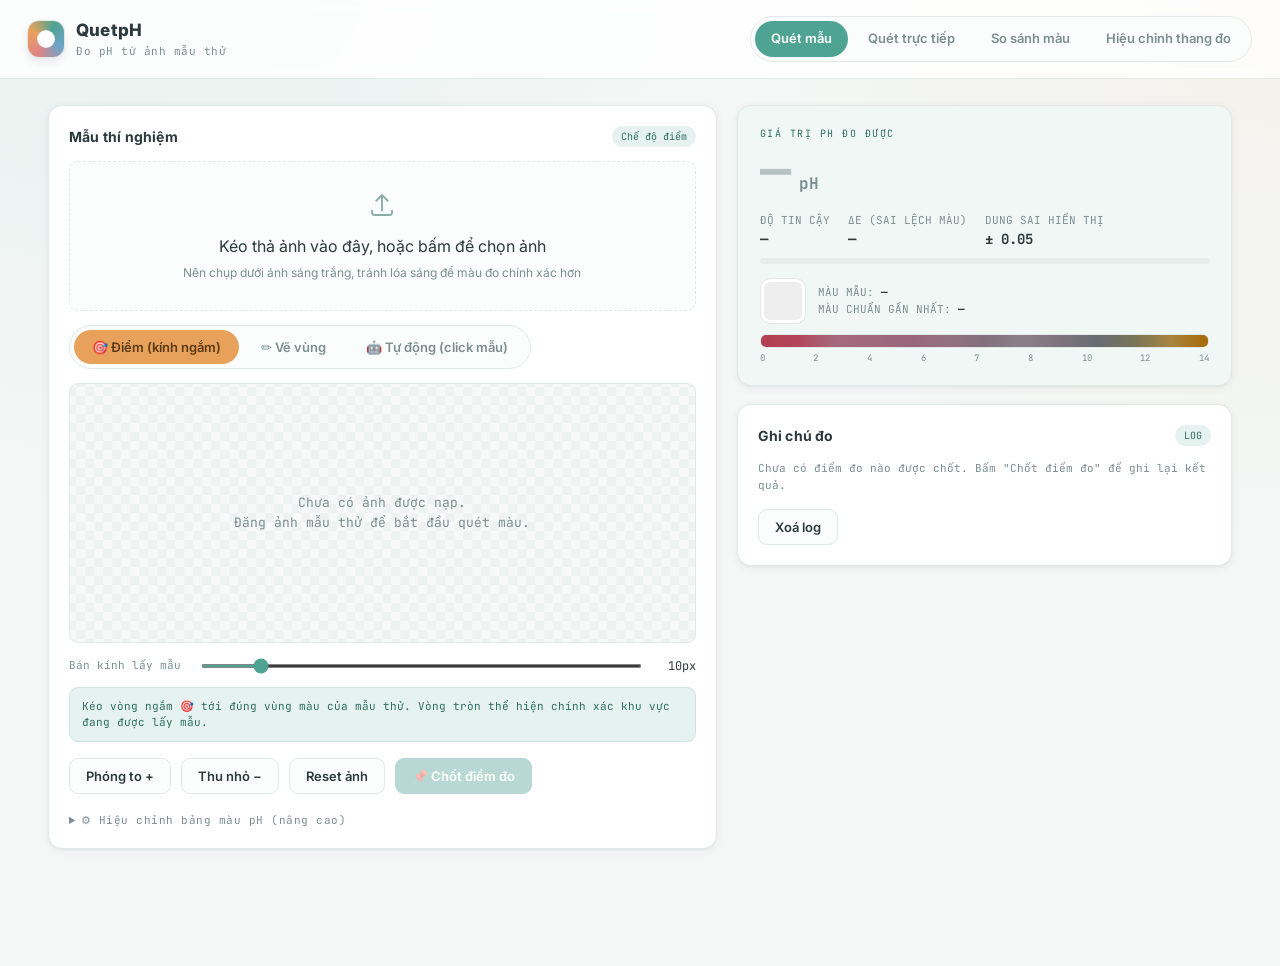
<file: docs/index.html>
<!DOCTYPE html>
<html lang="vi">
<head>
<meta charset="UTF-8">
<meta name="viewport" content="width=device-width, initial-scale=1.0">
<title>QuetpH — Máy quét pH bằng ảnh</title>
<link rel="stylesheet" href="style.css">
</head>
<body>

<header class="topbar">
  <div class="brand">
    <div class="brand-mark"></div>
    <div class="brand-text">
      <div class="title">QuetpH</div>
      <div class="subtitle">Đo pH từ ảnh mẫu thử</div>
    </div>
  </div>
  <nav class="nav-tabs">
    <a href="index.html" class="active">Quét mẫu</a>
    <a href="live.html">Quét trực tiếp</a>
    <a href="compare.html">So sánh màu</a>
    <a href="calibration.html">Hiệu chỉnh thang đo</a>
  </nav>
</header>

<main class="wrap">
  <div class="grid">

    <!-- CỘT TRÁI: ảnh + công cụ đo -->
    <section class="panel">
      <div class="panel-head">
        <h2>Mẫu thí nghiệm</h2>
        <span class="tag" id="modeTag">Chế độ điểm</span>
      </div>

      <div class="dropzone" id="dropzone">
        <svg width="30" height="30" viewBox="0 0 24 24" fill="none" stroke="currentColor" stroke-width="1.5">
          <path d="M4 16v2a2 2 0 002 2h12a2 2 0 002-2v-2M7 9l5-5 5 5M12 4v13"/>
        </svg>
        <div>Kéo thả ảnh vào đây, hoặc bấm để chọn ảnh</div>
        <div class="hint">Nên chụp dưới ánh sáng trắng, tránh lóa sáng để màu đo chính xác hơn</div>
        <input type="file" id="fileInput" accept="image/*">
      </div>

      <div class="mode-switch" style="margin-top:14px;">
        <button id="modePointBtn" class="active" type="button">🎯 Điểm (kính ngắm)</button>
        <button id="modeDrawBtn" type="button">✏️ Vẽ vùng</button>
        <button id="modeAutoBtn" type="button">🤖 Tự động (click mẫu)</button>
      </div>

      <div class="stage" id="stage" style="margin-top:14px;">
        <div class="empty-msg" id="emptyMsg">Chưa có ảnh được nạp.<br>Đăng ảnh mẫu thử để bắt đầu quét màu.</div>
        <div class="stage-inner" id="stageInner" style="display:none;">
          <canvas id="canvas" class="point-cursor"></canvas>
          <canvas id="overlayCanvas" class="overlay-canvas"></canvas>
          <div class="reticle" id="reticle">
            <svg viewBox="0 0 64 64">
              <circle class="ring-outer" cx="32" cy="32" r="26" fill="none" stroke-width="2" stroke-dasharray="3 4"/>
              <circle class="ring-inner" cx="32" cy="32" r="16" fill="none" stroke-width="1.4"/>
              <line class="cross" x1="32" y1="2"  x2="32" y2="20" stroke-width="1.6"/>
              <line class="cross" x1="32" y1="44" x2="32" y2="62" stroke-width="1.6"/>
              <line class="cross" x1="2"  y1="32" x2="20" y2="32" stroke-width="1.6"/>
              <line class="cross" x1="44" y1="32" x2="62" y2="32" stroke-width="1.6"/>
              <circle class="dot" cx="32" cy="32" r="2.4"/>
            </svg>
            <div class="reticle-handle" id="reticleHandle"></div>
            <div class="radius-badge" id="radiusBadge">r = 10px</div>
          </div>
        </div>
      </div>

      <!-- Điều khiển của chế độ điểm -->
      <div id="pointControls">
        <div class="control-row">
          <label>Bán kính lấy mẫu</label>
          <input type="range" id="radiusSlider" min="3" max="60" value="10">
          <span class="val" id="radiusVal">10px</span>
        </div>
        <div class="hint-bubble">Kéo vòng ngắm 🎯 tới đúng vùng màu của mẫu thử. Vòng tròn thể hiện chính xác khu vực đang được lấy mẫu.</div>
      </div>

      <!-- Điều khiển của chế độ vẽ -->
      <div id="drawControls" style="display:none;">
        <div class="hint-bubble">Giữ chuột (hoặc chạm) và di để khoanh vùng màu cần đo — thả ra để tính pH trung bình của cả vùng đã khoanh.</div>
        <div class="readout-sub" style="margin-top:10px;">
          <div class="stat">SỐ ĐIỂM ẢNH TRONG VÙNG<br><b id="pixelCount">—</b></div>
        </div>
      </div>

      <!-- Điều khiển của chế độ tự động -->
      <div id="autoControls" style="display:none;">
        <div class="hint-bubble">Click trực tiếp vào mẫu vật trong ảnh. Hệ thống sẽ tự xác định vùng mẫu, loại viền, tìm nền trắng xung quanh và hiệu chỉnh theo ánh sáng.</div>
        <div class="btn-row" style="margin-top:10px;">
          <label class="pill" style="cursor:pointer;"><input type="checkbox" id="dbgObject" checked style="vertical-align:middle;"> Vùng mẫu</label>
          <label class="pill" style="cursor:pointer;"><input type="checkbox" id="dbgInner" checked style="vertical-align:middle;"> Vùng đo màu (lõi)</label>
          <label class="pill" style="cursor:pointer;"><input type="checkbox" id="dbgBackground" checked style="vertical-align:middle;"> Nền tham chiếu</label>
        </div>
        <div class="btn-row" style="margin-top:10px;">
          <label class="pill" style="cursor:pointer;"><input type="checkbox" id="useCalibToggle" style="vertical-align:middle;"> Dùng thang đo Calibration tự tạo (nếu đủ ≥ 2 mốc)</label>
        </div>
        <div id="autoResult" style="display:none; margin-top:14px; font-family:var(--mono); font-size:11px; color:var(--muted);">
          <div class="swatch-row">
            <div class="swatch" id="autoSwatchRaw" style="background:#eee;"></div>
            <div class="swatch-info">MÀU MẪU (THÔ): <b id="autoRawHex">—</b></div>
          </div>
          <div class="swatch-row">
            <div class="swatch" id="autoSwatchBg" style="background:#eee;"></div>
            <div class="swatch-info">NỀN HIỆN TẠI: <b id="autoBgHex">—</b></div>
          </div>
          <div class="swatch-row">
            <div class="swatch" id="autoSwatchCorrected" style="background:#eee;"></div>
            <div class="swatch-info">MÀU SAU HIỆU CHỈNH: <b id="autoCorrHex">—</b></div>
          </div>
          <div style="margin-top:10px;">
            Độ tin cậy ánh sáng: <b id="autoLightLevel">—</b> — <span id="autoLightReason">—</span><br>
            Khoảng pH ước tính: <b id="autoPhRange">—</b><br>
            Nguồn thang đo: <b id="autoChartSource">Mặc định</b>
          </div>
          <div class="btn-row" style="margin-top:10px;">
            <button class="ghost" id="copyAutoRgbBtn" type="button" style="font-size:11px; padding:6px 12px;">📋 Copy RGB (mẫu + nền)</button>
          </div>
          <div id="copyAutoFeedback" style="display:none; margin-top:6px; color:var(--teal-deep);"></div>
        </div>
        <div id="autoError" style="display:none; margin-top:12px; font-family:var(--mono); font-size:11px; color:var(--coral);"></div>
      </div>

      <div class="btn-row">
        <button class="ghost" id="zoomInBtn">Phóng to +</button>
        <button class="ghost" id="zoomOutBtn">Thu nhỏ −</button>
        <button class="ghost" id="resetViewBtn">Reset ảnh</button>
        <button class="ghost" id="clearDrawBtn" style="display:none;">Xoá vùng đã vẽ</button>
        <button class="primary" id="lockBtn" disabled>📌 Chốt điểm đo</button>
      </div>

      <details class="calib">
        <summary>⚙ Hiệu chỉnh bảng màu pH (nâng cao)</summary>
        <p style="font-family:var(--mono); font-size:11px; color:var(--muted); margin-top:8px;">
          Nếu bạn có bảng màu pH thực tế (in giấy / hộp thuốc thử) hơi khác bảng mặc định,
          hãy chỉnh lại màu ở từng mốc để tăng độ chính xác khi so khớp.
        </p>
        <table class="calib-table" id="calibTable"></table>
        <div class="btn-row">
          <button id="saveCalibBtn">💾 Lưu hiệu chỉnh</button>
          <button class="ghost" id="resetCalibBtn">↺ Về mặc định</button>
        </div>
      </details>
    </section>

    <!-- CỘT PHẢI: readout -->
    <section>
      <div class="readout">
        <div class="readout-label">Giá trị pH đo được</div>
        <div class="readout-value stale" id="phValue">— <span class="unit">pH</span></div>

        <div class="readout-sub">
          <div class="stat">ĐỘ TIN CẬY<br><b id="confVal">—</b></div>
          <div class="stat">ΔE (SAI LỆCH MÀU)<br><b id="deVal">—</b></div>
          <div class="stat">DUNG SAI HIỂN THỊ<br><b>± 0.05</b></div>
        </div>

        <div class="confidence-bar"><div class="confidence-fill" id="confFill" style="width:0%"></div></div>

        <div class="swatch-row">
          <div class="swatch" id="sampleSwatch" style="background:#eee;"></div>
          <div class="swatch-info">
            MÀU MẪU: <b id="sampleHex">—</b><br>
            MÀU CHUẨN GẦN NHẤT: <b id="matchHex">—</b>
          </div>
        </div>

        <div class="ph-strip" id="phStrip"></div>
        <div class="ph-strip-labels"><span>0</span><span>2</span><span>4</span><span>6</span><span>7</span><span>8</span><span>10</span><span>12</span><span>14</span></div>
      </div>

      <div class="panel" style="margin-top:18px;">
        <div class="panel-head">
          <h2>Ghi chú đo</h2>
          <span class="tag">LOG</span>
        </div>
        <div id="logList" style="font-family:var(--mono); font-size:11px; color:var(--muted); max-height:220px; overflow:auto;">
          Chưa có điểm đo nào được chốt. Bấm "Chốt điểm đo" để ghi lại kết quả.
        </div>
        <div class="btn-row">
          <button class="ghost" id="clearLogBtn">Xoá log</button>
        </div>
      </div>
    </section>

  </div>
</main>

<footer>QuetpH · Công cụ đo pH tham chiếu bằng màu ảnh — chỉ mang tính tham khảo, không thay thế thiết bị đo pH điện tử đã hiệu chuẩn.</footer>

<script src="phcore.js"></script>
<script src="phvision.js"></script>
<script src="phcalib.js"></script>
<script src="script.js"></script>
</body>
</html>
</file>
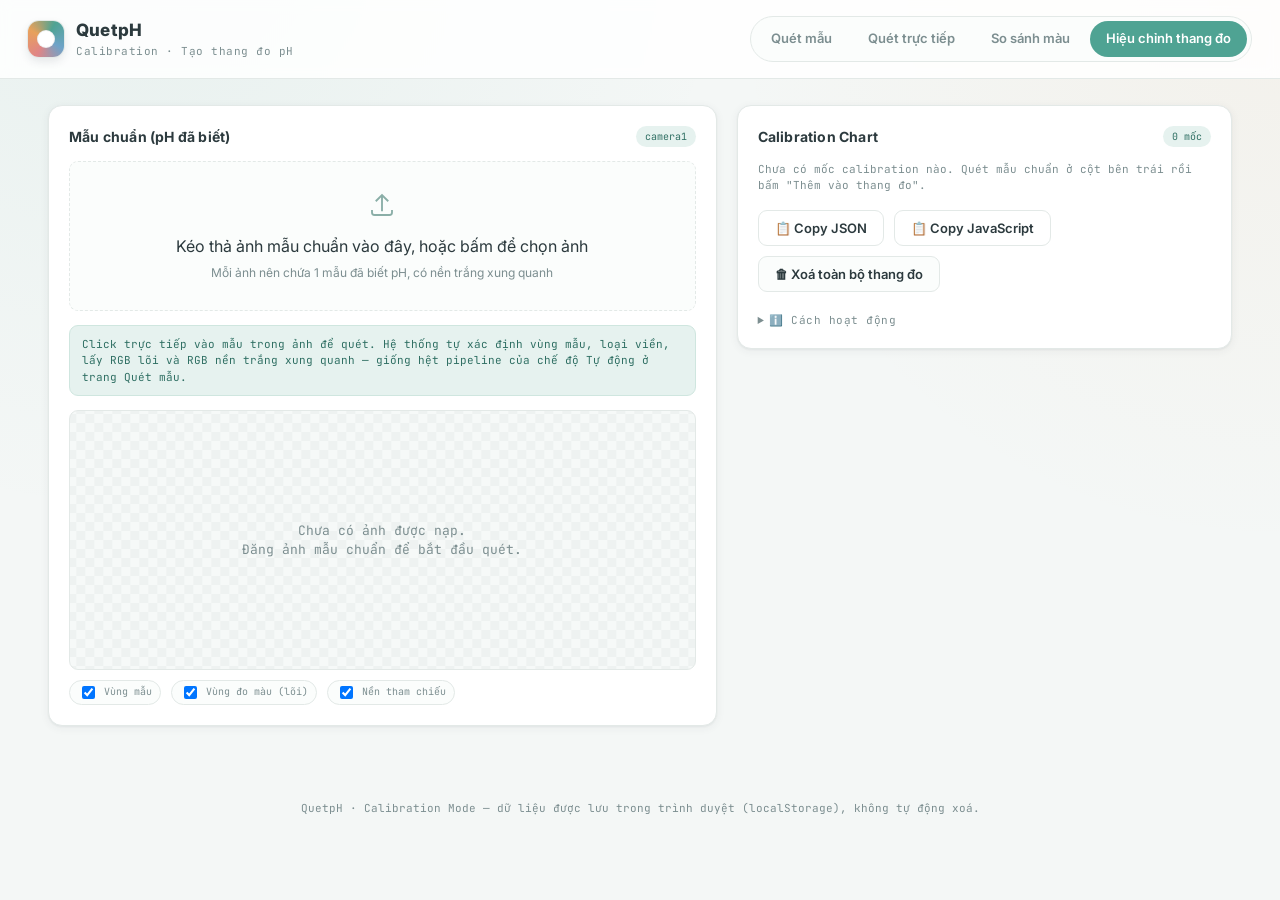
<file: docs/calibration.html>
<!DOCTYPE html>
<html lang="vi">
<head>
<meta charset="UTF-8">
<meta name="viewport" content="width=device-width, initial-scale=1.0">
<title>QuetpH — Hiệu chỉnh thang đo</title>
<link rel="stylesheet" href="style.css">
</head>
<body>

<header class="topbar">
  <div class="brand">
    <div class="brand-mark"></div>
    <div class="brand-text">
      <div class="title">QuetpH</div>
      <div class="subtitle">Calibration · Tạo thang đo pH</div>
    </div>
  </div>
  <nav class="nav-tabs">
    <a href="index.html">Quét mẫu</a>
    <a href="live.html">Quét trực tiếp</a>
    <a href="compare.html">So sánh màu</a>
    <a href="calibration.html" class="active">Hiệu chỉnh thang đo</a>
  </nav>
</header>

<main class="wrap">
  <div class="grid">

    <!-- CỘT TRÁI: quét mẫu chuẩn -->
    <section class="panel">
      <div class="panel-head">
        <h2>Mẫu chuẩn (pH đã biết)</h2>
        <span class="tag" id="camTag">camera1</span>
      </div>

      <div class="dropzone" id="dropzone">
        <svg width="30" height="30" viewBox="0 0 24 24" fill="none" stroke="currentColor" stroke-width="1.5">
          <path d="M4 16v2a2 2 0 002 2h12a2 2 0 002-2v-2M7 9l5-5 5 5M12 4v13"/>
        </svg>
        <div>Kéo thả ảnh mẫu chuẩn vào đây, hoặc bấm để chọn ảnh</div>
        <div class="hint">Mỗi ảnh nên chứa 1 mẫu đã biết pH, có nền trắng xung quanh</div>
        <input type="file" id="fileInput" accept="image/*">
      </div>

      <div class="hint-bubble" style="margin-top:14px;">
        Click trực tiếp vào mẫu trong ảnh để quét. Hệ thống tự xác định vùng mẫu, loại viền, lấy RGB lõi và RGB nền trắng xung quanh — giống hệt pipeline của chế độ Tự động ở trang Quét mẫu.
      </div>

      <div class="stage" id="stage" style="margin-top:14px;">
        <div class="empty-msg" id="emptyMsg">Chưa có ảnh được nạp.<br>Đăng ảnh mẫu chuẩn để bắt đầu quét.</div>
        <div class="stage-inner" id="stageInner" style="display:none;">
          <canvas id="canvas" class="point-cursor"></canvas>
          <canvas id="overlayCanvas" class="overlay-canvas"></canvas>
        </div>
      </div>

      <div class="btn-row" style="margin-top:10px;">
        <label class="pill" style="cursor:pointer;"><input type="checkbox" id="dbgObject" checked style="vertical-align:middle;"> Vùng mẫu</label>
        <label class="pill" style="cursor:pointer;"><input type="checkbox" id="dbgInner" checked style="vertical-align:middle;"> Vùng đo màu (lõi)</label>
        <label class="pill" style="cursor:pointer;"><input type="checkbox" id="dbgBackground" checked style="vertical-align:middle;"> Nền tham chiếu</label>
      </div>

      <div id="scanError" style="display:none; margin-top:12px; font-family:var(--mono); font-size:11px; color:var(--coral);"></div>

      <div id="scanResult" style="display:none; margin-top:16px;">
        <div class="swatch-row">
          <div class="swatch" id="swatchCore" style="background:#eee;"></div>
          <div class="swatch-info">CORE SAMPLE<br><b id="coreRgbText">—</b></div>
        </div>
        <div class="swatch-row">
          <div class="swatch" id="swatchWhite" style="background:#eee;"></div>
          <div class="swatch-info">WHITE BACKGROUND<br><b id="whiteRgbText">—</b></div>
        </div>

        <div id="qualityBox" style="margin-top:12px; font-family:var(--mono); font-size:11px;">
          <span class="pill" id="qualityBadge">—</span>
          <ul id="qualityIssues" style="margin:8px 0 0; padding-left:18px; color:var(--muted);"></ul>
        </div>

        <div class="field-row" style="margin-top:14px;">
          <label>pH thực tế</label>
          <input type="number" id="phInput" step="0.01" min="0" max="14" placeholder="vd. 3.0">
        </div>

        <div class="btn-row">
          <button class="primary" id="addPointBtn" disabled>➕ Thêm vào thang đo</button>
        </div>
      </div>
    </section>

    <!-- CỘT PHẢI: bảng calibration -->
    <section class="panel">
      <div class="panel-head">
        <h2>Calibration Chart</h2>
        <span class="tag" id="pointCountTag">0 mốc</span>
      </div>

      <div id="calibEmpty" style="font-family:var(--mono); font-size:11px; color:var(--muted);">
        Chưa có mốc calibration nào. Quét mẫu chuẩn ở cột bên trái rồi bấm "Thêm vào thang đo".
      </div>

      <table class="calib-table" id="calibChartTable" style="display:none;">
        <thead>
          <tr>
            <th>pH</th>
            <th>Sample RGB</th>
            <th>White RGB</th>
            <th>Trạng thái</th>
            <th>Hành động</th>
          </tr>
        </thead>
        <tbody id="calibChartBody"></tbody>
      </table>

      <div class="btn-row">
        <button id="copyJsonBtn">📋 Copy JSON</button>
        <button id="copyJsBtn">📋 Copy JavaScript</button>
        <button class="ghost" id="clearAllBtn">🗑 Xoá toàn bộ thang đo</button>
      </div>
      <div id="copyFeedback" style="display:none; margin-top:8px; font-family:var(--mono); font-size:11px; color:var(--teal-deep);"></div>

      <details class="calib" style="margin-top:20px;">
        <summary>ℹ️ Cách hoạt động</summary>
        <p style="font-family:var(--mono); font-size:11px; color:var(--muted); margin-top:8px; line-height:1.6;">
          Mỗi mốc lưu RGB thô của lõi mẫu VÀ RGB thô của nền trắng xung quanh tại đúng thời điểm chụp — các mốc
          không bắt buộc cùng điều kiện ánh sáng. Khi so màu (ở đây hoặc lúc TEST), mọi mốc được quy về chung
          một nền trắng chuẩn (reference white của camera đang chọn) bằng công thức von Kries, rồi mới so bằng
          Lab/DeltaE. Dữ liệu thô (sampleRGB/whiteRGB) luôn được giữ nguyên, không bao giờ bị ghi đè ngầm.
        </p>
      </details>
    </section>

  </div>
</main>

<footer>QuetpH · Calibration Mode — dữ liệu được lưu trong trình duyệt (localStorage), không tự động xoá.</footer>

<script src="phcore.js"></script>
<script src="phvision.js"></script>
<script src="phcalib.js"></script>
<script src="calib.js"></script>
</body>
</html>
</file>
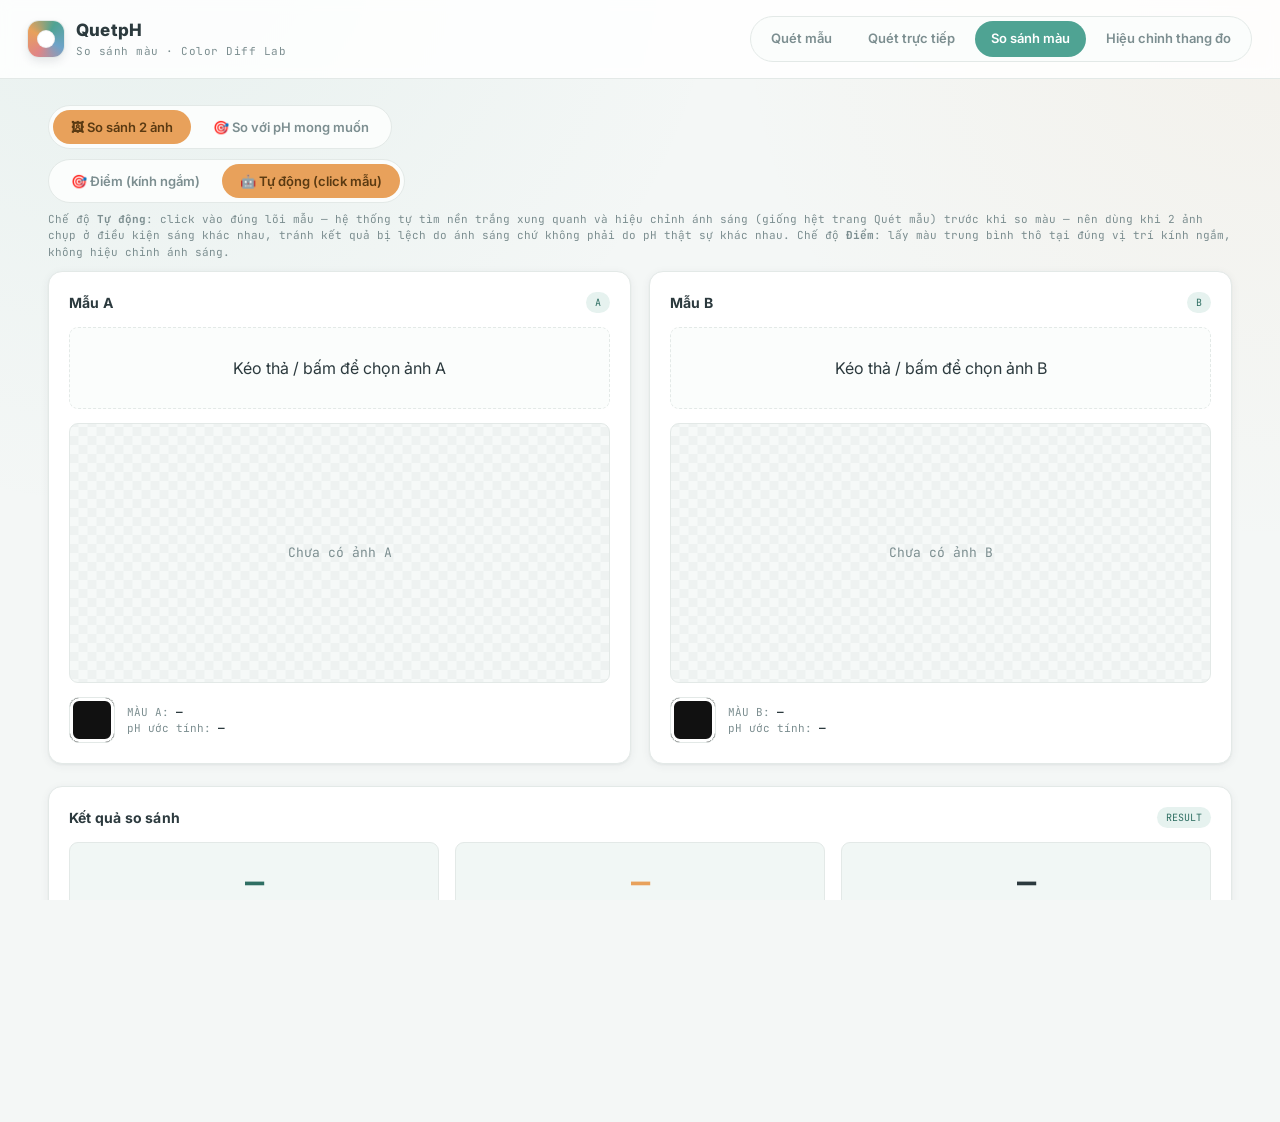
<file: docs/compare.html>
<!DOCTYPE html>
<html lang="vi">
<head>
<meta charset="UTF-8">
<meta name="viewport" content="width=device-width, initial-scale=1.0">
<title>QuetpH — So sánh màu</title>
<link rel="stylesheet" href="style.css">
</head>
<body>

<header class="topbar">
  <div class="brand">
    <div class="brand-mark"></div>
    <div class="brand-text">
      <div class="title">QuetpH</div>
      <div class="subtitle">So sánh màu · Color Diff Lab</div>
    </div>
  </div>
  <nav class="nav-tabs">
    <a href="index.html">Quét mẫu</a>
    <a href="live.html">Quét trực tiếp</a>
    <a href="compare.html" class="active">So sánh màu</a>
    <a href="calibration.html">Hiệu chỉnh thang đo</a>
  </nav>
</header>

<main class="wrap">

  <div class="mode-switch">
    <button id="modeImgBtn" class="active">🖼 So sánh 2 ảnh</button>
    <button id="modePhBtn">🎯 So với pH mong muốn</button>
  </div>

  <div class="mode-switch" style="margin-top:10px;">
    <button id="modePointSampleBtn">🎯 Điểm (kính ngắm)</button>
    <button id="modeAutoSampleBtn" class="active">🤖 Tự động (click mẫu)</button>
  </div>
  <p style="font-family:var(--mono); font-size:11px; color:var(--muted); margin-top:8px;">
    Chế độ <b>Tự động</b>: click vào đúng lõi mẫu — hệ thống tự tìm nền trắng xung quanh và hiệu chỉnh ánh sáng (giống hệt trang Quét mẫu) trước khi so màu — nên dùng khi 2 ảnh chụp ở điều kiện sáng khác nhau, tránh kết quả bị lệch do ánh sáng chứ không phải do pH thật sự khác nhau. Chế độ <b>Điểm</b>: lấy màu trung bình thô tại đúng vị trí kính ngắm, không hiệu chỉnh ánh sáng.
  </p>

  <!-- ================= MODE 1: 2 ẢNH ================= -->
  <div id="modeImg">
    <div class="dual-grid">
      <section class="panel">
        <div class="panel-head"><h2>Mẫu A</h2><span class="tag">A</span></div>
        <div class="dropzone" id="dzA">
          <div>Kéo thả / bấm để chọn ảnh A</div>
          <input type="file" id="fileA" accept="image/*">
        </div>
        <div class="stage" id="stageA" style="margin-top:14px;">
          <div class="empty-msg" id="emptyA">Chưa có ảnh A</div>
          <div class="stage-inner" id="stageInnerA" style="display:none;">
            <canvas id="canvasA" class="point-cursor"></canvas>
            <canvas id="overlayA" class="overlay-canvas"></canvas>
            <div class="reticle" id="reticleA">
              <svg viewBox="0 0 64 64">
                <circle class="ring-outer" cx="32" cy="32" r="26" fill="none" stroke-width="2" stroke-dasharray="3 4"/>
                <circle class="ring-inner" cx="32" cy="32" r="16" fill="none" stroke-width="1.4"/>
                <line class="cross" x1="32" y1="2" x2="32" y2="20" stroke-width="1.6"/>
                <line class="cross" x1="32" y1="44" x2="32" y2="62" stroke-width="1.6"/>
                <line class="cross" x1="2" y1="32" x2="20" y2="32" stroke-width="1.6"/>
                <line class="cross" x1="44" y1="32" x2="62" y2="32" stroke-width="1.6"/>
                <circle class="dot" cx="32" cy="32" r="2.4"/>
              </svg>
              <div class="reticle-handle" id="handleA"></div>
            </div>
          </div>
        </div>
        <div class="swatch-row">
          <div class="swatch" id="swatchA" style="background:#111;"></div>
          <div class="swatch-info">MÀU A: <b id="hexA">—</b><br>pH ước tính: <b id="phA">—</b></div>
        </div>
        <div class="swatch-row" id="autoInfoA" style="display:none;">
          <div class="swatch" id="swatchWhiteA" style="background:#eee;"></div>
          <div class="swatch-info">NỀN TRẮNG ĐO ĐƯỢC: <b id="whiteHexA">—</b><br>Độ tin cậy ánh sáng: <b id="lightA">—</b></div>
        </div>
        <div id="autoErrorA" style="display:none; font-family:var(--mono); font-size:11px; color:var(--coral); margin-top:8px;"></div>
      </section>

      <section class="panel">
        <div class="panel-head"><h2>Mẫu B</h2><span class="tag">B</span></div>
        <div class="dropzone" id="dzB">
          <div>Kéo thả / bấm để chọn ảnh B</div>
          <input type="file" id="fileB" accept="image/*">
        </div>
        <div class="stage" id="stageB" style="margin-top:14px;">
          <div class="empty-msg" id="emptyB">Chưa có ảnh B</div>
          <div class="stage-inner" id="stageInnerB" style="display:none;">
            <canvas id="canvasB" class="point-cursor"></canvas>
            <canvas id="overlayB" class="overlay-canvas"></canvas>
            <div class="reticle" id="reticleB">
              <svg viewBox="0 0 64 64">
                <circle class="ring-outer" cx="32" cy="32" r="26" fill="none" stroke-width="2" stroke-dasharray="3 4"/>
                <circle class="ring-inner" cx="32" cy="32" r="16" fill="none" stroke-width="1.4"/>
                <line class="cross" x1="32" y1="2" x2="32" y2="20" stroke-width="1.6"/>
                <line class="cross" x1="32" y1="44" x2="32" y2="62" stroke-width="1.6"/>
                <line class="cross" x1="2" y1="32" x2="20" y2="32" stroke-width="1.6"/>
                <line class="cross" x1="44" y1="32" x2="62" y2="32" stroke-width="1.6"/>
                <circle class="dot" cx="32" cy="32" r="2.4"/>
              </svg>
              <div class="reticle-handle" id="handleB"></div>
            </div>
          </div>
        </div>
        <div class="swatch-row">
          <div class="swatch" id="swatchB" style="background:#111;"></div>
          <div class="swatch-info">MÀU B: <b id="hexB">—</b><br>pH ước tính: <b id="phB">—</b></div>
        </div>
        <div class="swatch-row" id="autoInfoB" style="display:none;">
          <div class="swatch" id="swatchWhiteB" style="background:#eee;"></div>
          <div class="swatch-info">NỀN TRẮNG ĐO ĐƯỢC: <b id="whiteHexB">—</b><br>Độ tin cậy ánh sáng: <b id="lightB">—</b></div>
        </div>
        <div id="autoErrorB" style="display:none; font-family:var(--mono); font-size:11px; color:var(--coral); margin-top:8px;"></div>
      </section>
    </div>
  </div>

  <!-- ================= MODE 2: SO VỚI pH MONG MUỐN ================= -->
  <div id="modePh" style="display:none;">
    <div class="dual-grid">
      <section class="panel">
        <div class="panel-head"><h2>pH mong muốn</h2><span class="tag">TARGET</span></div>
        <div class="field-row">
          <label>Giá trị pH</label>
          <input type="number" id="targetPh" min="0" max="14" step="0.05" value="7.00">
        </div>
        <div class="swatch-row">
          <div class="swatch" id="swatchTarget" style="background:#111;"></div>
          <div class="swatch-info">MÀU CHUẨN: <b id="hexTarget">—</b></div>
        </div>
      </section>

      <section class="panel">
        <div class="panel-head"><h2>Mẫu cần kiểm tra</h2><span class="tag">SAMPLE</span></div>
        <div class="dropzone" id="dzC">
          <div>Kéo thả / bấm để chọn ảnh mẫu</div>
          <input type="file" id="fileC" accept="image/*">
        </div>
        <div class="stage" id="stageC" style="margin-top:14px;">
          <div class="empty-msg" id="emptyC">Chưa có ảnh</div>
          <div class="stage-inner" id="stageInnerC" style="display:none;">
            <canvas id="canvasC" class="point-cursor"></canvas>
            <canvas id="overlayC" class="overlay-canvas"></canvas>
            <div class="reticle" id="reticleC">
              <svg viewBox="0 0 64 64">
                <circle class="ring-outer" cx="32" cy="32" r="26" fill="none" stroke-width="2" stroke-dasharray="3 4"/>
                <circle class="ring-inner" cx="32" cy="32" r="16" fill="none" stroke-width="1.4"/>
                <line class="cross" x1="32" y1="2" x2="32" y2="20" stroke-width="1.6"/>
                <line class="cross" x1="32" y1="44" x2="32" y2="62" stroke-width="1.6"/>
                <line class="cross" x1="2" y1="32" x2="20" y2="32" stroke-width="1.6"/>
                <line class="cross" x1="44" y1="32" x2="62" y2="32" stroke-width="1.6"/>
                <circle class="dot" cx="32" cy="32" r="2.4"/>
              </svg>
              <div class="reticle-handle" id="handleC"></div>
            </div>
          </div>
        </div>
        <div class="swatch-row">
          <div class="swatch" id="swatchC" style="background:#111;"></div>
          <div class="swatch-info">MÀU MẪU: <b id="hexC">—</b><br>pH ước tính: <b id="phC">—</b></div>
        </div>
        <div class="swatch-row" id="autoInfoC" style="display:none;">
          <div class="swatch" id="swatchWhiteC" style="background:#eee;"></div>
          <div class="swatch-info">NỀN TRẮNG ĐO ĐƯỢC: <b id="whiteHexC">—</b><br>Độ tin cậy ánh sáng: <b id="lightC">—</b></div>
        </div>
        <div id="autoErrorC" style="display:none; font-family:var(--mono); font-size:11px; color:var(--coral); margin-top:8px;"></div>
      </section>
    </div>
  </div>

  <!-- ================= KẾT QUẢ ================= -->
  <section class="panel compare-result">
    <div class="panel-head"><h2>Kết quả so sánh</h2><span class="tag">RESULT</span></div>
    <div class="big-metric">
      <div class="metric-card good"><div class="n" id="accVal">—</div><div class="l">Độ chính xác</div></div>
      <div class="metric-card warn"><div class="n" id="devVal">—</div><div class="l">Độ lệch pH (%)</div></div>
      <div class="metric-card"><div class="n" id="dePhVal">—</div><div class="l">Lệch pH ước tính</div></div>
    </div>
    <p style="font-family:var(--mono); font-size:11px; color:var(--muted); margin-top:14px;">
      Độ lệch % tính trực tiếp theo thang pH 0–14: lệch pH ÷ 14 × 100%. Ví dụ:
      lệch 0.2 pH → 0.2 ÷ 14 × 100% ≈ 1.4% lệch, tức ≈ 98.6% chính xác.
    </p>
  </section>

</main>

<footer>QuetpH · So sánh màu — dùng chung bảng hiệu chỉnh pH đã lưu ở trang Quét mẫu.</footer>

<script src="phcore.js"></script>
<script src="phvision.js"></script>
<script src="compare.js"></script>
</body>
</html>
</file>
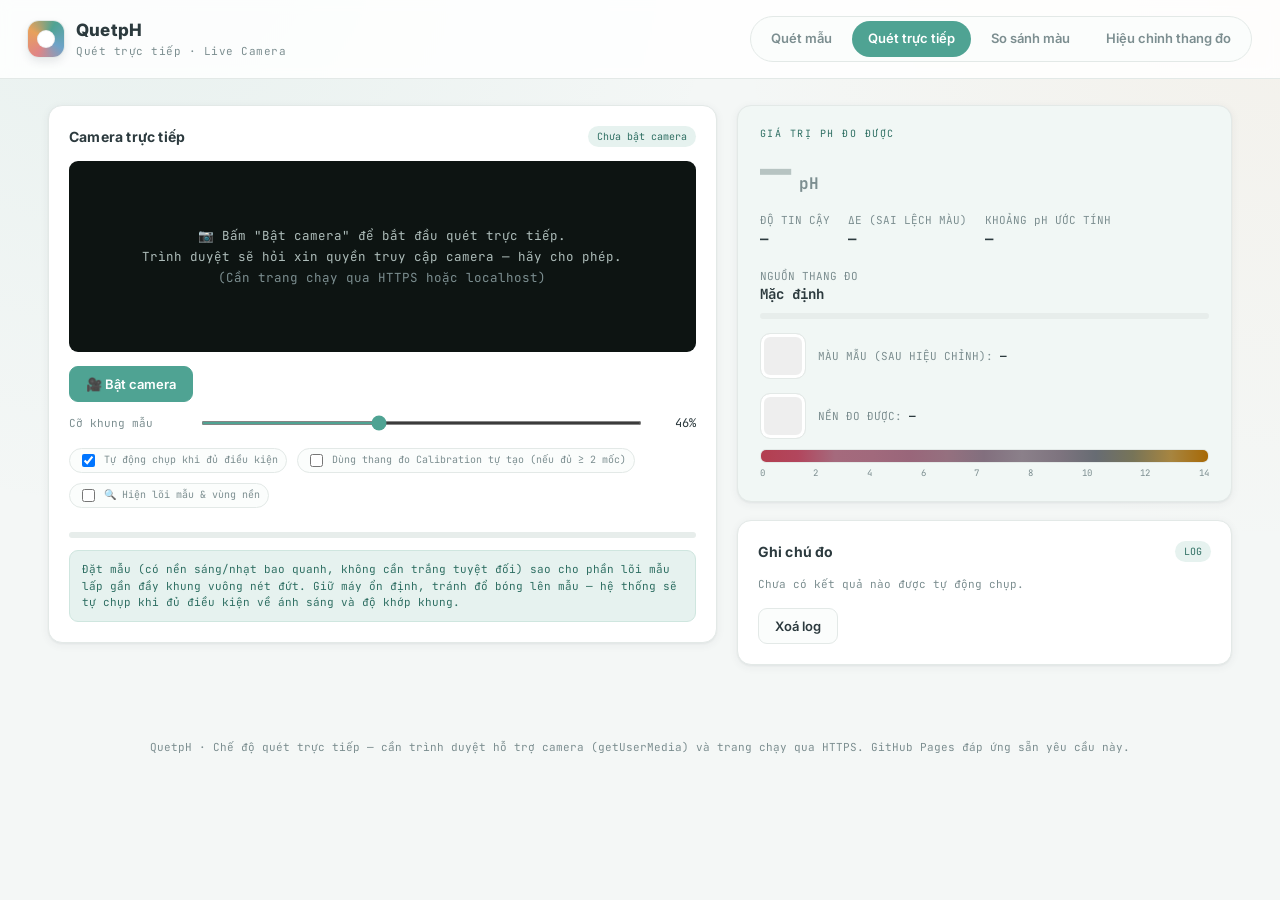
<file: docs/live.html>
<!DOCTYPE html>
<html lang="vi">
<head>
<meta charset="UTF-8">
<meta name="viewport" content="width=device-width, initial-scale=1.0">
<title>QuetpH — Quét trực tiếp bằng camera</title>
<link rel="stylesheet" href="style.css">
</head>
<body>

<header class="topbar">
  <div class="brand">
    <div class="brand-mark"></div>
    <div class="brand-text">
      <div class="title">QuetpH</div>
      <div class="subtitle">Quét trực tiếp · Live Camera</div>
    </div>
  </div>
  <nav class="nav-tabs">
    <a href="index.html">Quét mẫu</a>
    <a href="live.html" class="active">Quét trực tiếp</a>
    <a href="compare.html">So sánh màu</a>
    <a href="calibration.html">Hiệu chỉnh thang đo</a>
  </nav>
</header>

<main class="wrap">
  <div class="grid">

    <!-- CỘT TRÁI: camera + khung hướng dẫn + checklist điều kiện -->
    <section class="panel">
      <div class="panel-head">
        <h2>Camera trực tiếp</h2>
        <span class="tag" id="liveStatusTag">Chưa bật camera</span>
      </div>

      <div class="camera-wrap" id="cameraWrap">
        <div class="camera-placeholder" id="cameraPlaceholder">
          📷 Bấm "Bật camera" để bắt đầu quét trực tiếp.<br>
          Trình duyệt sẽ hỏi xin quyền truy cập camera — hãy cho phép.<br>
          <span style="color:var(--muted);">(Cần trang chạy qua HTTPS hoặc localhost)</span>
        </div>
        <video id="video" playsinline autoplay muted style="display:none;"></video>
        <canvas id="guideCanvas" class="guide-canvas" style="display:none;"></canvas>
        <img id="capturedImg" style="display:none;">
      </div>

      <div class="btn-row" style="margin-top:14px;">
        <button class="primary" id="startCamBtn" type="button">🎥 Bật camera</button>
        <button class="ghost" id="stopCamBtn" type="button" style="display:none;">⏹ Tắt camera</button>
        <button class="ghost" id="manualCaptureBtn" type="button" style="display:none;">📸 Chụp ngay</button>
        <button class="primary" id="rescanBtn" type="button" style="display:none;">🔁 Quét mẫu khác</button>
      </div>

      <div id="liveTuning">
        <div class="control-row" style="margin-top:12px;">
          <label>Cỡ khung mẫu</label>
          <input type="range" id="squareSizeSlider" min="30" max="70" value="46">
          <span class="val" id="squareSizeVal">46%</span>
        </div>
        <div class="btn-row">
          <label class="pill" style="cursor:pointer;"><input type="checkbox" id="autoCaptureToggle" checked style="vertical-align:middle;"> Tự động chụp khi đủ điều kiện</label>
          <label class="pill" style="cursor:pointer;"><input type="checkbox" id="useCalibToggle" style="vertical-align:middle;"> Dùng thang đo Calibration tự tạo (nếu đủ ≥ 2 mốc)</label>
          <label class="pill" style="cursor:pointer;"><input type="checkbox" id="dbgRegionsToggle" style="vertical-align:middle;"> 🔍 Hiện lõi mẫu &amp; vùng nền</label>
        </div>

        <div class="status-list" id="statusList"></div>
        <div class="capture-progress"><div class="capture-progress-fill" id="captureProgressFill"></div></div>

        <div id="liveDebugSwatches" style="margin-top:12px; display:none;">
          <div class="swatch-row">
            <div class="swatch" id="liveCoreSwatch" style="background:#eee;"></div>
            <div class="swatch-info">LÕI MẪU (TRỰC TIẾP): <b id="liveCoreHex">—</b></div>
          </div>
          <div class="swatch-row">
            <div class="swatch" id="liveBgSwatch" style="background:#eee;"></div>
            <div class="swatch-info">NỀN THAM CHIẾU (TRỰC TIẾP): <b id="liveBgHex">—</b></div>
          </div>
        </div>
      </div>

      <div class="hint-bubble" style="margin-top:12px;">
        Đặt mẫu (có nền sáng/nhạt bao quanh, không cần trắng tuyệt đối) sao cho phần lõi mẫu lấp gần đầy khung
        vuông nét đứt. Giữ máy ổn định, tránh đổ bóng lên mẫu — hệ thống sẽ tự chụp khi đủ điều kiện về ánh sáng
        và độ khớp khung.
      </div>
    </section>

    <!-- CỘT PHẢI: readout, giống trang Quét mẫu -->
    <section>
      <div class="readout">
        <div class="readout-label">Giá trị pH đo được</div>
        <div class="readout-value stale" id="phValue">— <span class="unit">pH</span></div>

        <div class="readout-sub">
          <div class="stat">ĐỘ TIN CẬY<br><b id="confVal">—</b></div>
          <div class="stat">ΔE (SAI LỆCH MÀU)<br><b id="deVal">—</b></div>
          <div class="stat">KHOẢNG pH ƯỚC TÍNH<br><b id="rangeVal">—</b></div>
          <div class="stat">NGUỒN THANG ĐO<br><b id="chartSourceVal">Mặc định</b></div>
        </div>

        <div class="confidence-bar"><div class="confidence-fill" id="confFill" style="width:0%"></div></div>

        <div class="swatch-row">
          <div class="swatch" id="sampleSwatch" style="background:#eee;"></div>
          <div class="swatch-info">MÀU MẪU (SAU HIỆU CHỈNH): <b id="sampleHex">—</b></div>
        </div>
        <div class="swatch-row">
          <div class="swatch" id="bgSwatch" style="background:#eee;"></div>
          <div class="swatch-info">NỀN ĐO ĐƯỢC: <b id="bgHex">—</b></div>
        </div>

        <div class="ph-strip" id="phStrip"></div>
        <div class="ph-strip-labels"><span>0</span><span>2</span><span>4</span><span>6</span><span>7</span><span>8</span><span>10</span><span>12</span><span>14</span></div>
      </div>

      <div class="panel" style="margin-top:18px;">
        <div class="panel-head">
          <h2>Ghi chú đo</h2>
          <span class="tag">LOG</span>
        </div>
        <div id="logList" style="font-family:var(--mono); font-size:11px; color:var(--muted); max-height:220px; overflow:auto;">
          Chưa có kết quả nào được tự động chụp.
        </div>
        <div class="btn-row">
          <button class="ghost" id="clearLogBtn">Xoá log</button>
        </div>
      </div>
    </section>

  </div>
</main>

<footer>QuetpH · Chế độ quét trực tiếp — cần trình duyệt hỗ trợ camera (getUserMedia) và trang chạy qua HTTPS. GitHub Pages đáp ứng sẵn yêu cầu này.</footer>

<script src="phcore.js"></script>
<script src="phvision.js"></script>
<script src="phcalib.js"></script>
<script src="live.js"></script>
</body>
</html>
</file>
<file: docs/style.css>
@import url('https://fonts.googleapis.com/css2?family=JetBrains+Mono:wght@400;600;700&family=Inter:wght@400;500;600;700;800&display=swap');

:root{
  --bg:            #f4f7f6;
  --panel:         #ffffff;
  --panel-2:       #fbfdfc;
  --line:          #e3e9e7;
  --ink:           #2c3a3e;
  --muted:         #7c8e90;

  --teal:          #4fa393;
  --teal-soft:     #e6f2ef;
  --teal-deep:     #2f6f63;
  --amber:         #e8a15b;
  --amber-soft:    #fbf0e2;
  --coral:         #e08585;
  --coral-soft:    #fbeaea;

  --readout-bg:    #f1f7f5;
  --radius:        14px;
  --radius-sm:     9px;
  --shadow:        0 2px 10px rgba(44,58,62,0.06), 0 1px 2px rgba(44,58,62,0.05);
  --mono: 'JetBrains Mono', ui-monospace, monospace;
  --sans: 'Inter', system-ui, sans-serif;
}

*{ box-sizing:border-box; }
html,body{ height:100%; overflow-x:hidden; }
body{
  margin:0;
  font-family:var(--sans);
  color:var(--ink);
  background:
    radial-gradient(circle at 10% -10%, rgba(79,163,147,0.08), transparent 40%),
    radial-gradient(circle at 100% 0%, rgba(232,161,91,0.07), transparent 35%),
    var(--bg);
  min-height:100%;
  line-height:1.5;
}

@media (prefers-reduced-motion: reduce){
  *{ animation-duration:0.001ms !important; animation-iteration-count:1 !important; transition-duration:0.001ms !important; }
}

a{ color:inherit; }
:focus-visible{ outline:2px solid var(--teal); outline-offset:2px; }

/* ---------- Top bar ---------- */
.topbar{
  display:flex; align-items:center; justify-content:space-between;
  padding:16px 28px;
  border-bottom:1px solid var(--line);
  background:rgba(255,255,255,0.85);
  backdrop-filter:blur(6px);
  position:sticky; top:0; z-index:50;
}
.brand{ display:flex; align-items:center; gap:12px; }
.brand-mark{
  width:36px; height:36px; border-radius:11px;
  background:conic-gradient(from 210deg, var(--coral), var(--amber), var(--teal), #6ea3c9, var(--coral));
  box-shadow:0 0 0 1px var(--line), 0 4px 10px rgba(44,58,62,0.12);
  position:relative;
}
.brand-mark::after{
  content:''; position:absolute; inset:9px; border-radius:50%;
  background:#fff;
  border:1px solid rgba(44,58,62,0.08);
}
.brand-text .title{ font-weight:800; letter-spacing:0.2px; font-size:17px; color:var(--ink); }
.brand-text .subtitle{ font-family:var(--mono); font-size:11px; color:var(--muted); letter-spacing:0.5px; }

.nav-tabs{ display:flex; gap:4px; background:var(--panel-2); padding:4px; border-radius:999px; border:1px solid var(--line); }
.nav-tabs a{
  padding:8px 16px; border-radius:999px; font-size:13px; font-weight:600;
  text-decoration:none; color:var(--muted); transition:all .18s ease;
}
.nav-tabs a.active{ background:var(--teal); color:#fff; }
.nav-tabs a:not(.active):hover{ color:var(--ink); background:#fff; }

/* ---------- Layout ---------- */
.wrap{ max-width:1240px; margin:0 auto; padding:26px 28px 48px; }
.grid{ display:grid; grid-template-columns:1.35fr 1fr; gap:20px; align-items:start; }
.grid > *{ min-width:0; }
@media (max-width:980px){ .grid{ grid-template-columns:1fr; } }

.panel{
  background:var(--panel);
  border:1px solid var(--line);
  border-radius:var(--radius);
  box-shadow:var(--shadow);
  padding:20px;
}
.panel-head{ display:flex; align-items:center; justify-content:space-between; margin-bottom:14px; }
.panel-head h2{ font-size:14px; margin:0; letter-spacing:0.2px; color:var(--ink); font-weight:700; }
.panel-head .tag{ font-family:var(--mono); font-size:10px; color:var(--teal-deep); background:var(--teal-soft); padding:3px 9px; border-radius:999px; }

/* ---------- Mode switch (dùng chung: điểm/vẽ, ảnh/pH) ---------- */
.mode-switch{ display:flex; flex-wrap:wrap; gap:4px; background:var(--panel-2); padding:4px; border-radius:999px; border:1px solid var(--line); width:fit-content; max-width:100%; }
.mode-switch button{ border:none; background:transparent; border-radius:999px; padding:9px 18px; font-weight:600; color:var(--muted); white-space:nowrap; }
.mode-switch button.active{ background:var(--amber); color:#5a3a12; }
.mode-switch button:hover:not(.active){ color:var(--ink); }

/* ---------- Dropzone / uploader ---------- */
.dropzone{
  border:1.5px dashed var(--line);
  border-radius:var(--radius-sm);
  padding:28px 18px;
  text-align:center;
  cursor:pointer;
  transition:border-color .15s ease, background .15s ease;
  background:var(--panel-2);
}
.dropzone:hover, .dropzone.drag{ border-color:var(--teal); background:var(--teal-soft); }
.dropzone svg{ opacity:0.55; margin-bottom:8px; color:var(--teal-deep); }
.dropzone .hint{ font-size:12px; color:var(--muted); margin-top:6px; }
.dropzone input{ display:none; }

/* ---------- Stage (image + reticle / vẽ vùng) ---------- */
.stage{
  position:relative;
  border-radius:var(--radius-sm);
  overflow:visible;
  background:
    repeating-conic-gradient(#eef2f1 0% 25%, #f6f9f8 0% 50%) 50% / 18px 18px;
  border:1px solid var(--line);
  touch-action:none;
  user-select:none;
  min-height:260px;
  display:flex; align-items:center; justify-content:center;
}
.stage-inner{ position:relative; display:inline-block; max-width:100%; line-height:0; border-radius:var(--radius-sm); overflow:hidden; }
.stage canvas{ display:block; max-width:100%; height:auto; }
.stage canvas.point-cursor{ cursor:crosshair; }
.stage canvas.draw-cursor{ cursor:cell; }
.stage .overlay-canvas{ position:absolute; left:0; top:0; }
.stage .empty-msg{ color:var(--muted); font-size:13px; font-family:var(--mono); padding:40px; text-align:center; }

/* Reticle: kính ngắm kéo được, kích thước tỉ lệ đúng bán kính lấy mẫu */
.reticle{
  position:absolute;
  transform:translate(-50%,-50%);
  pointer-events:none;
}
.reticle svg{ width:100%; height:100%; overflow:visible; }
.reticle .ring-outer{ stroke:var(--teal); }
.reticle .ring-inner{ stroke:rgba(44,58,62,0.35); }
.reticle .cross{ stroke:var(--teal); }
.reticle .dot{ fill:var(--amber); }
.reticle-handle{
  position:absolute; inset:-14px; border-radius:50%;
  cursor:grab; pointer-events:auto;
}
.reticle-handle:active{ cursor:grabbing; }
.reticle.dragging .ring-outer{ stroke:var(--amber); }

.radius-badge{
  position:absolute; bottom:-6px; right:-6px;
  background:#fff; border:1px solid var(--line);
  font-family:var(--mono); font-size:9px; color:var(--muted);
  padding:1px 5px; border-radius:5px; white-space:nowrap;
}

/* ---------- Controls ---------- */
.control-row{ display:flex; align-items:center; gap:10px; margin-top:14px; font-size:12px; color:var(--muted); }
.control-row label{ min-width:120px; font-family:var(--mono); font-size:11px; }
input[type=range]{ flex:1; accent-color:var(--teal); height:4px; }
.control-row .val{ font-family:var(--mono); color:var(--ink); width:42px; text-align:right; }

.btn-row{ display:flex; gap:10px; margin-top:16px; flex-wrap:wrap; }
button{
  font-family:var(--sans); font-weight:600; font-size:13px;
  border:1px solid var(--line); background:#fff; color:var(--ink);
  padding:9px 16px; border-radius:9px; cursor:pointer; transition:all .15s ease;
}
button:hover{ border-color:var(--teal); color:var(--teal-deep); background:var(--teal-soft); }
button.primary{ background:var(--teal); color:#fff; border-color:var(--teal); }
button.primary:hover{ filter:brightness(1.05); color:#fff; background:var(--teal); }
button.ghost{ background:var(--panel-2); }
button:disabled{ opacity:0.4; cursor:not-allowed; }
button:disabled:hover{ border-color:var(--line); color:var(--ink); background:var(--panel-2); }

.hint-bubble{
  font-family:var(--mono); font-size:11px; color:var(--teal-deep);
  background:var(--teal-soft); border:1px solid #cfe6df;
  border-radius:var(--radius-sm); padding:10px 12px; margin-top:12px;
}

/* ---------- Digital readout ---------- */
.readout{
  background:var(--readout-bg);
  border:1px solid var(--line);
  border-radius:var(--radius);
  padding:20px 22px;
  box-shadow:var(--shadow);
}
.readout-label{ font-family:var(--mono); font-size:10px; letter-spacing:1.5px; color:var(--teal-deep); text-transform:uppercase; }
.readout-value{
  font-family:var(--mono); font-weight:700; font-size:52px; line-height:1.15;
  color:var(--teal-deep);
  display:flex; align-items:baseline; gap:8px;
}
.readout-value .unit{ font-size:16px; color:var(--muted); }
.readout-value.stale{ color:#b7c4c2; }

.readout-sub{ display:flex; gap:18px; margin-top:12px; flex-wrap:wrap; }
.readout-sub .stat{ font-family:var(--mono); font-size:11px; color:var(--muted); }
.readout-sub .stat b{ color:var(--ink); font-weight:700; display:block; font-size:14px; }

.swatch-row{ display:flex; align-items:center; gap:12px; margin-top:14px; }
.swatch{
  width:46px; height:46px; border-radius:10px; border:1px solid var(--line);
  box-shadow:0 0 0 3px #fff inset;
}
.swatch-info{ font-family:var(--mono); font-size:11px; color:var(--muted); }
.swatch-info b{ color:var(--ink); }

.confidence-bar{ height:6px; border-radius:999px; background:#e7edeb; overflow:hidden; margin-top:8px; }
.confidence-fill{ height:100%; background:linear-gradient(90deg, var(--coral), var(--amber), var(--teal)); transition:width .2s ease; }

/* ---------- pH strip legend ---------- */
.ph-strip{ display:flex; height:14px; border-radius:6px; overflow:hidden; margin-top:10px; border:1px solid var(--line); }
.ph-strip div{ flex:1; }
.ph-strip-labels{ display:flex; justify-content:space-between; font-family:var(--mono); font-size:9px; color:var(--muted); margin-top:4px; }

/* ---------- Calibration table ---------- */
.calib-table{ width:100%; border-collapse:collapse; font-family:var(--mono); font-size:11px; margin-top:10px; }
.calib-table th{ text-align:left; color:var(--muted); font-weight:600; padding:5px 6px; border-bottom:1px solid var(--line); }
.calib-table td{ padding:5px 6px; border-bottom:1px solid #eef2f1; }
.calib-table input[type=color]{ width:34px; height:22px; border:none; background:none; padding:0; cursor:pointer; }
.calib-table input[type=number]{ width:52px; background:var(--panel-2); border:1px solid var(--line); color:var(--ink); border-radius:5px; padding:2px 4px; font-family:var(--mono); }

details.calib{ margin-top:18px; }
details.calib summary{ cursor:pointer; font-family:var(--mono); font-size:11px; color:var(--muted); letter-spacing:0.5px; }
details.calib summary:hover{ color:var(--teal-deep); }

/* ---------- footer ---------- */
footer{ text-align:center; padding:26px; color:var(--muted); font-family:var(--mono); font-size:11px; }

/* ---------- compare page specifics ---------- */
.dual-grid{ display:grid; grid-template-columns:1fr 1fr; gap:18px; }
.dual-grid > *{ min-width:0; }
@media (max-width:760px){ .dual-grid{ grid-template-columns:1fr; } }

.compare-result{ margin-top:22px; }
.big-metric{ display:flex; gap:16px; flex-wrap:wrap; }
.metric-card{
  flex:1; min-width:150px; background:var(--readout-bg); border:1px solid var(--line);
  border-radius:var(--radius-sm); padding:16px; text-align:center;
}
.metric-card .n{ font-family:var(--mono); font-weight:700; font-size:32px; color:var(--ink); }
.metric-card .l{ font-family:var(--mono); font-size:10px; color:var(--muted); letter-spacing:1px; margin-top:4px; }
.metric-card.good .n{ color:var(--teal-deep); }
.metric-card.warn .n{ color:var(--amber); }
.metric-card.bad .n{ color:var(--coral); }

.field-row{ display:flex; align-items:center; gap:10px; margin-top:10px; }
.field-row label{ font-family:var(--mono); font-size:11px; color:var(--muted); min-width:90px; }
.field-row input[type=number]{
  flex:1; background:var(--panel-2); border:1px solid var(--line); color:var(--ink);
  border-radius:9px; padding:8px 10px; font-family:var(--mono); font-size:14px;
}

.pill{ display:inline-block; font-family:var(--mono); font-size:10px; padding:2px 8px; border-radius:999px; background:var(--panel-2); border:1px solid var(--line); color:var(--muted); }

/* ---------- live camera page ---------- */
.camera-wrap{
  position:relative; border-radius:var(--radius-sm); overflow:hidden;
  background:#0d1412; width:100%;
}
.camera-wrap video{ display:block; width:100%; height:auto; background:#0d1412; }
.camera-wrap img#capturedImg{ display:block; width:100%; height:auto; }
.camera-wrap canvas.guide-canvas{ position:absolute; left:0; top:0; width:100%; height:100%; pointer-events:none; }
.camera-placeholder{ padding:64px 20px; text-align:center; color:#aebdba; font-family:var(--mono); font-size:12.5px; line-height:1.7; }

.status-list{ display:flex; flex-direction:column; gap:6px; margin-top:14px; }
.status-item{
  display:flex; align-items:center; gap:9px; font-family:var(--mono); font-size:12px;
  padding:8px 11px; border-radius:8px; background:var(--panel-2); border:1px solid var(--line); color:var(--muted);
  transition:all .15s ease;
}
.status-item.ok{ background:var(--teal-soft); border-color:#cfe6df; color:var(--teal-deep); }
.status-item.bad{ background:var(--coral-soft); border-color:#f0cccc; color:#a0504f; }
.status-item .dot{ width:8px; height:8px; border-radius:50%; background:var(--muted); flex:none; }
.status-item.ok .dot{ background:var(--teal); }
.status-item.bad .dot{ background:var(--coral); }

.capture-progress{ height:6px; border-radius:999px; background:#e7edeb; overflow:hidden; margin-top:10px; }
.capture-progress-fill{ height:100%; width:0%; background:linear-gradient(90deg, var(--amber), var(--teal)); transition:width .12s linear; }

/* ================================================================
   RESPONSIVE - dien thoai (<= 640px)
   Truoc day chi co breakpoint cho layout 2 cot (980px) va trang so
   sanh (760px) - chua co breakpoint rieng cho man hinh nho, khien
   thanh nav 4 tab bi tran ngang tren dien thoai (tong chieu rong >
   375px man hinh pho bien), so pH 52px chiem het man hinh, nut bam
   bi bop lai - day la nguyen nhan chinh khien trang "khong dung
   duoc" tren dien thoai du van chay dung tren may tinh.
   ================================================================ */
@media (max-width:640px){
  .topbar{
    padding:10px 12px; gap:8px;
    flex-wrap:wrap;
  }
  .brand{ gap:8px; }
  .brand-mark{ width:30px; height:30px; border-radius:9px; flex:none; }
  .brand-text .title{ font-size:15px; }
  .brand-text .subtitle{ display:none; }

  .nav-tabs{
    width:100%; overflow-x:auto; -webkit-overflow-scrolling:touch;
    scrollbar-width:none; padding:3px;
  }
  .nav-tabs::-webkit-scrollbar{ display:none; }
  .nav-tabs a{ padding:7px 12px; font-size:12px; white-space:nowrap; flex:none; }

  .wrap{ padding:14px 12px 36px; }
  .grid{ gap:14px; }
  .panel{ padding:14px; border-radius:12px; }
  .panel-head h2{ font-size:13px; }

  .mode-switch{
    width:100%; max-width:100%; overflow-x:auto; -webkit-overflow-scrolling:touch;
  }
  .mode-switch button{ padding:8px 12px; font-size:12px; white-space:nowrap; }

  .dropzone{ padding:20px 12px; }

  .stage{ min-height:200px; }

  .control-row{ flex-wrap:wrap; row-gap:6px; }
  .control-row label{ min-width:0; width:100%; }

  .btn-row{ gap:8px; }
  .btn-row button{ flex:1 1 auto; font-size:12.5px; padding:10px 12px; min-height:40px; }

  .readout{ padding:16px; }
  .readout-value{ font-size:38px; gap:6px; }
  .readout-sub{ gap:12px 16px; }
  .swatch{ width:38px; height:38px; }

  .calib-table{ display:block; overflow-x:auto; -webkit-overflow-scrolling:touch; }
  .calib-table thead, .calib-table tbody, .calib-table tr{ display:table; width:100%; table-layout:fixed; }

  .dual-grid{ grid-template-columns:1fr; }

  .status-item{ font-size:11.5px; padding:7px 9px; }
  .camera-placeholder{ padding:40px 14px; font-size:11.5px; }

  .field-row{ flex-wrap:wrap; }
  .field-row label{ min-width:0; width:100%; }

  /* --- Camera trực tiếp trên di động ---
     Video từ getUserMedia trả về độ phân giải/tỉ lệ khác nhau tuỳ máy
     (nhiều máy trả khung rất "cao" theo chiều dọc) — trước đây CSS chỉ
     có width:100%;height:auto nên video tự giãn chiều cao theo ĐÚNG tỉ
     lệ gốc của camera, có máy đẩy khung cao vượt cả màn hình, che mất
     phần readout/nút bấm bên dưới hoặc gây tràn ngang. Ép về 1 tỉ lệ
     khung hình cố định (3/4, gần đúng tỉ lệ camera sau điện thoại cầm
     dọc) + giới hạn chiều cao tối đa theo viewport, dùng object-fit:cover
     để hình luôn lấp đầy khung dù tỉ lệ gốc camera là gì — không ảnh
     hưởng tới việc lấy mẫu màu vì live.js vẫn tính khung hướng dẫn dựa
     trên video.videoWidth/videoHeight (độ phân giải THẬT của stream,
     không phải kích thước hiển thị) cho bước chụp, và dựa trên
     video.clientWidth/clientHeight (kích thước hiển thị SAU khi co theo
     CSS này) cho lớp vẽ khung hướng dẫn — cả 2 đều tự cập nhật đúng theo
     khung hình đang hiển thị thật, không hard-code. */
  .camera-wrap{ aspect-ratio:3/4; max-height:64vh; }
  .camera-wrap video,
  .camera-wrap img#capturedImg{
    width:100%; height:100%; object-fit:cover;
  }
}

/* ---------- Modal nhập pH (thay window.prompt mặc định của trình duyệt) ---------- */
.ph-modal-overlay{
  position:fixed; inset:0; z-index:1000;
  background:rgba(20,28,26,0.42);
  backdrop-filter:blur(2px);
  display:flex; align-items:center; justify-content:center;
  padding:20px;
  animation:phModalFade .15s ease;
}
@keyframes phModalFade{ from{ opacity:0; } to{ opacity:1; } }
.ph-modal{
  width:100%; max-width:320px;
  background:var(--panel);
  border:1px solid var(--line);
  border-radius:var(--radius);
  box-shadow:0 12px 32px rgba(20,28,26,0.22), var(--shadow);
  padding:22px;
  animation:phModalPop .16s cubic-bezier(.2,.9,.3,1.2);
}
@keyframes phModalPop{ from{ opacity:0; transform:translateY(6px) scale(.98); } to{ opacity:1; transform:none; } }
.ph-modal h3{
  margin:0 0 4px; font-size:15px; font-weight:700; color:var(--ink);
}
.ph-modal p.ph-modal-sub{
  margin:0 0 14px; font-family:var(--mono); font-size:11px; color:var(--muted);
}
.ph-modal input[type=text]{
  width:100%; font-family:var(--mono); font-size:20px; font-weight:700; color:var(--teal-deep);
  background:var(--readout-bg); border:1.5px solid var(--line); border-radius:var(--radius-sm);
  padding:10px 12px; text-align:center; letter-spacing:0.5px;
}
.ph-modal input[type=text]:focus{ border-color:var(--teal); outline:none; }
.ph-modal input[type=text].err{ border-color:var(--coral); }
.ph-modal .ph-modal-error{
  min-height:16px; font-family:var(--mono); font-size:10.5px; color:#a0504f; margin-top:6px;
}
.ph-modal .ph-modal-actions{ display:flex; gap:8px; margin-top:8px; }
.ph-modal .ph-modal-actions button{ flex:1; }
</file>
